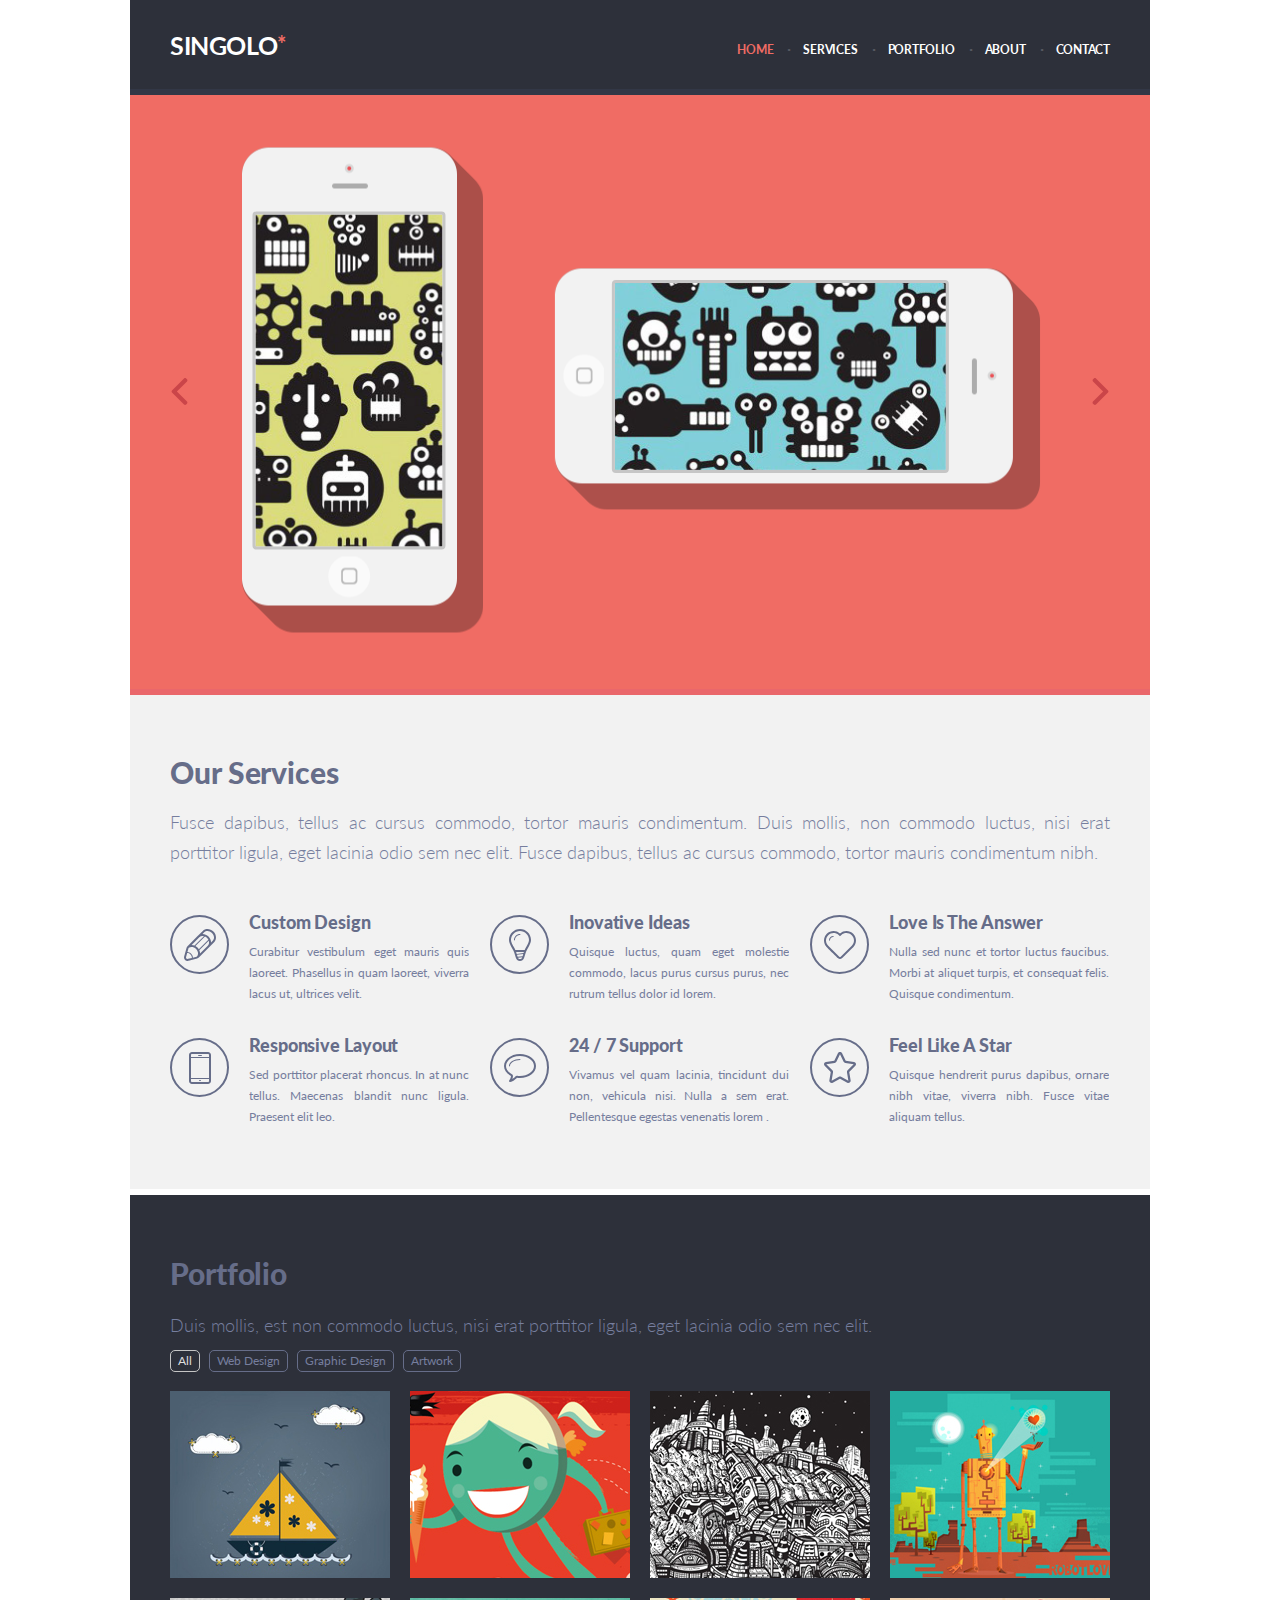
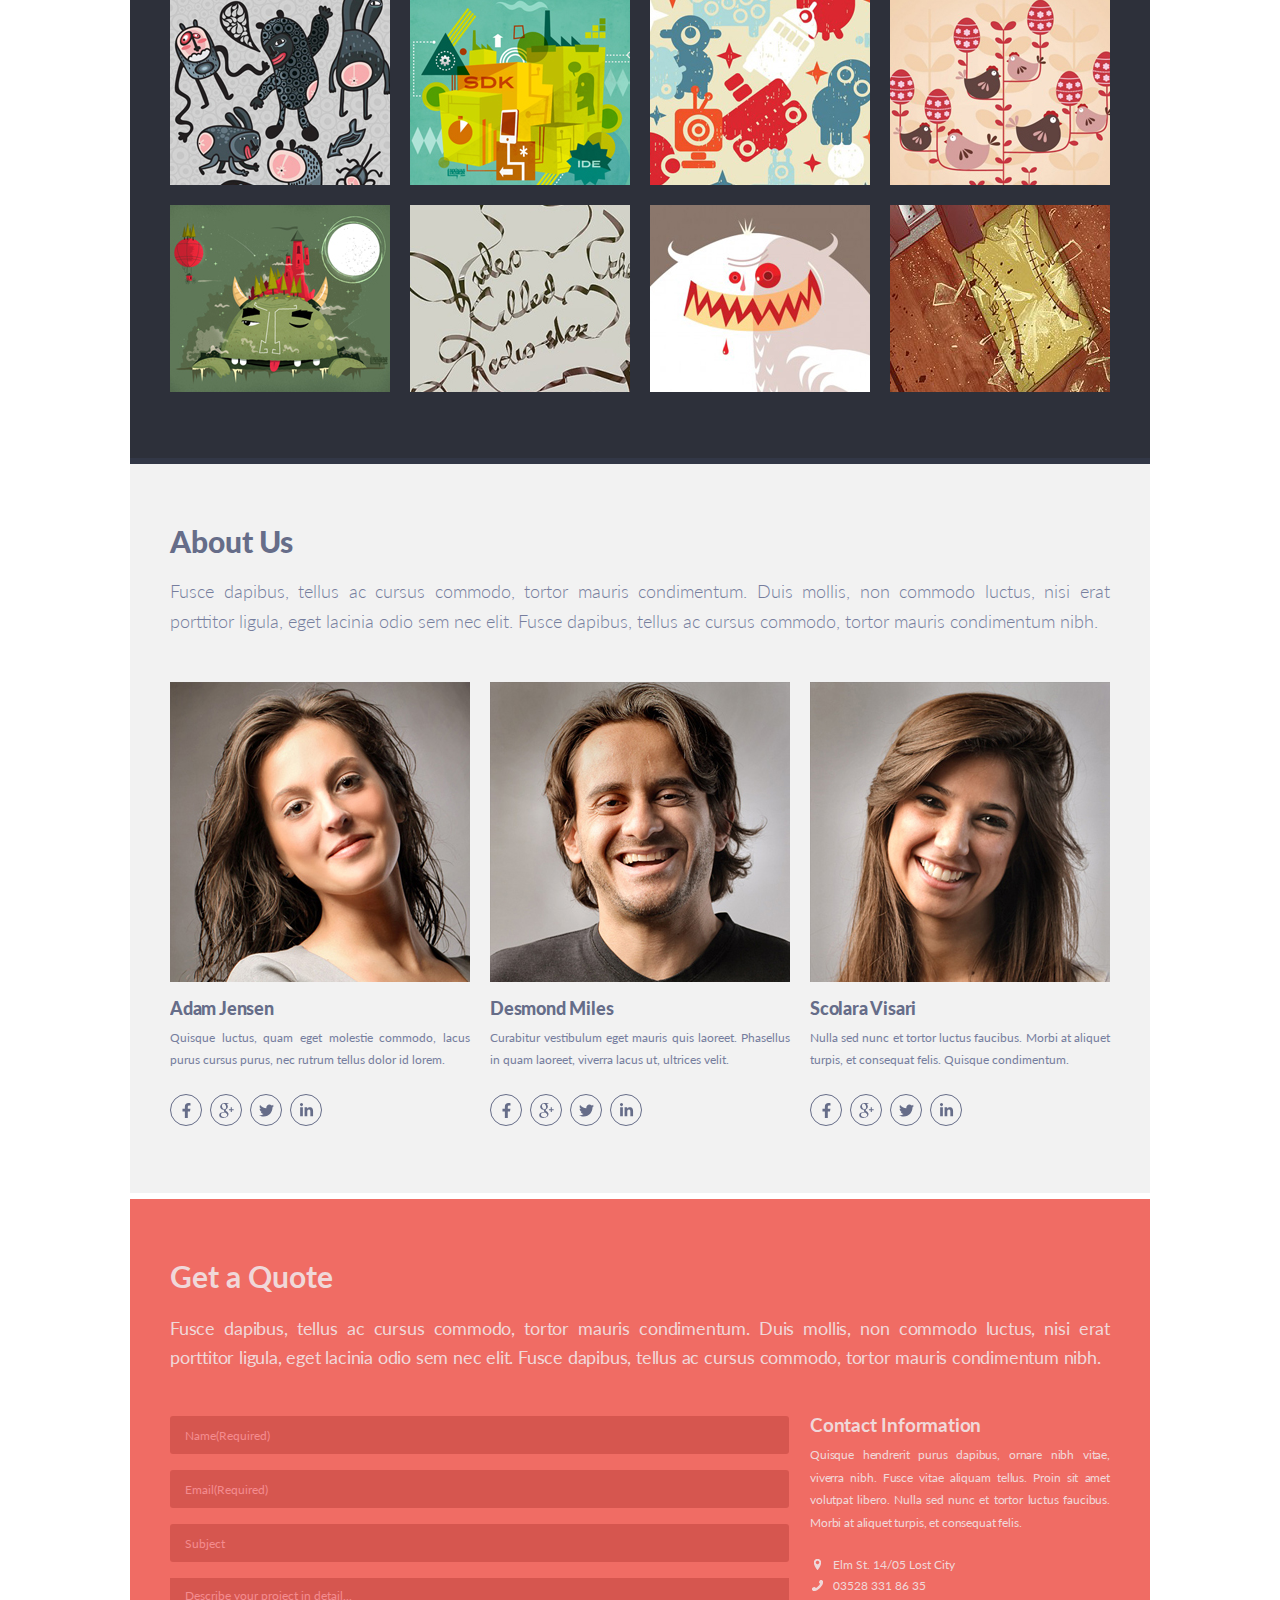
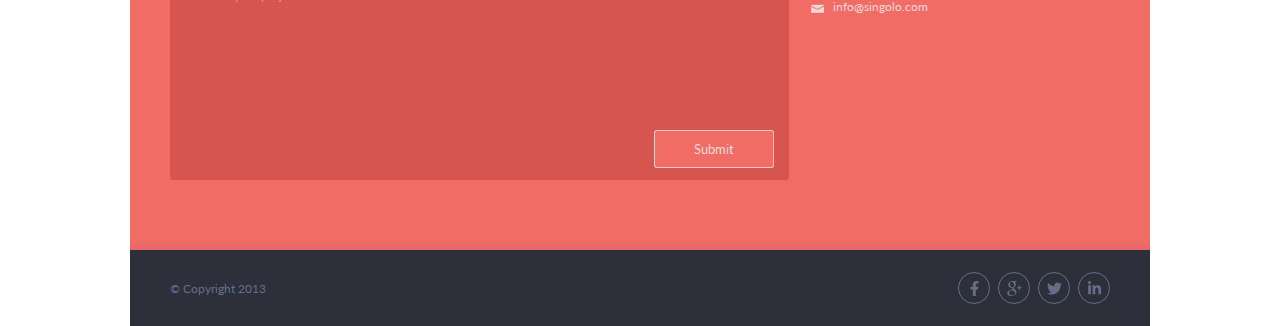
<file: index.html>
<!DOCTYPE html>
<html lang="en">
<head>
  <meta charset="UTF-8">
  <meta name="viewport" content="width=device-width, initial-scale=1.0">
  <title>Singolo</title>
  <link href="https://fonts.googleapis.com/css?family=Lato:300,400,700,900&display=swap" rel="stylesheet">
  <link rel="stylesheet" href="style.css">
  <link rel="shortcut icon" href="./assets/images/favicon.png" type="image/png">
</head>

<body  class="layout">

  <!-- Header section -->
  <header class="layout__header">
    <h1 class="layout__title">Singolo</h1>
    <div class="layout__container">
      <div class="header">
        <div class="header__logo-wrapper">
          <a href="#home" class="header__logo">SINGOLO<span>*</span></a>
        </div>
        <nav class="header__nav">
          <!-- Navagation block -->
          <ul class="navigation">
            <li class="navigation__item"><a href="#home" class="navigation__link navigation__link--active">Home</a></li>
            <li class="navigation__item"><a href="#services" class="navigation__link">Services</a></li>
            <li class="navigation__item"><a href="#portfolio" class="navigation__link">Portfolio</a></li>
            <li class="navigation__item"><a href="#about" class="navigation__link">About</a></li>
            <li class="navigation__item"><a href="#contact" class="navigation__link">Contact</a></li>
          </ul>
        </nav>
      </div>
    </div>
  </header>

  <!-- Main block -->
  <main class="layout__main">
    <div class="layout__container">

      <section id="scroll-point" class="scroll-point"><h3 class="scroll-point__title">Главная страница сайта</h3></section>

      <!-- Slider section -->
      <section id="home" class="slider">
        <h2 class="slider__title">Slider</h2>
        <button class="slider__button" value="left">
          <i class="slider__button-icon" style="width: 27px; height: 27px;"></i>
        </button>
        
        <div class="slider__images">
          <!-- Images for slider -->
          <div class="image">
            <div class="image__phone image__phone--vert image__phone--yellow">
              <div class="image__shadow"></div>
              <div class="image__phone-wrapper">
                <img src="./assets/images/phone.png" alt="phone">
                <div class="image__screen"></div>
              </div>
            </div>
            <div class="image__phone image__phone--horizont image__phone--blue">
              <div class="image__shadow image__shadow--horizont"></div>
              <div class="image__phone-wrapper">
                <img src="./assets/images/phone.png" alt="phone">
                <div class="image__screen"></div>
              </div>
            </div>
          </div>

          <div class="image image--hidden">
            <div class="image__phone image__phone--litle image__phone--vert image__phone--yellow">
              <div class="image__shadow"></div>
              <div class="image__phone-wrapper">
                <img src="./assets/images/phone.png" alt="phone">
                <div class="image__screen"></div>
              </div>
            </div>
            <div class="image__phone image__phone--big image__phone--vert image__phone--green">
              <div class="image__shadow"></div>
              <div class="image__phone-wrapper">
                <img src="./assets/images/phone.png" alt="phone">
                <div class="image__screen"></div>
              </div>
            </div>
            <div class="image__phone image__phone--litle image__phone--vert image__phone--yellow">
              <div class="image__shadow"></div>
              <div class="image__phone-wrapper">
                <img src="./assets/images/phone.png" alt="phone">
                <div class="image__screen"></div>
              </div>
            </div>
          </div>
        </div>

        <button class="slider__button" value="right">
          <i class="slider__button-icon slider__button-icon--right"></i>
        </button>
      </section>

      <!-- Services section -->
      <section id="services" class="services">
        <header class="services__header">
          <h2 class="services__title">Our Services</h2>
          <p class="services__description">Fusce dapibus, tellus ac cursus commodo, tortor mauris condimentum. Duis mollis, non commodo luctus, nisi erat porttitor ligula, eget lacinia odio sem nec elit. Fusce dapibus, tellus ac cursus commodo, tortor mauris condimentum nibh.</p>
        </header>
        <div class="services__column-layout">
          <div class="rich-icon">
            <i class="icon icon--pen"></i>
            <h3 class="rich-icon__title">Custom Design</h3>
            <p class="rich-icon__description">Curabitur vestibulum eget mauris quis laoreet. Phasellus in quam laoreet, viverra lacus ut, ultrices velit.</p>
          </div>

          <div class="rich-icon">
            <i class="icon icon--bulb"></i>
            <h3 class="rich-icon__title">Inovative Ideas</h3>
            <p class="rich-icon__description">Quisque luctus, quam eget molestie commodo, lacus purus cursus purus, nec rutrum tellus dolor id lorem.</p>
          </div>

          <div class="rich-icon">
            <i class="icon icon--heart"></i>
            <h3 class="rich-icon__title">Love Is The Answer</h3>
            <p class="rich-icon__description">Nulla sed nunc et tortor luctus faucibus. Morbi at aliquet turpis, et consequat felis. Quisque condimentum.</p>
          </div>

          <div class="rich-icon">
            <i class="icon icon--phone"></i>
            <h3 class="rich-icon__title">Responsive Layout</h3>
            <p class="rich-icon__description">Sed porttitor placerat rhoncus. In at nunc tellus. Maecenas blandit nunc ligula. Praesent elit leo.</p>
          </div>

          <div class="rich-icon">
            <i class="icon icon--bubble"></i>
            <h3 class="rich-icon__title">24 / 7 Support</h3>
            <p class="rich-icon__description">Vivamus vel quam lacinia, tincidunt dui non, vehicula nisi. Nulla a sem erat. Pellentesque egestas venenatis lorem .</p>
          </div>

          <div class="rich-icon">
            <i class="icon icon--star"></i>
            <h3 class="rich-icon__title">Feel Like A Star</h3>
            <p class="rich-icon__description">Quisque hendrerit purus dapibus, ornare nibh vitae, viverra nibh. Fusce vitae aliquam tellus.</p>
          </div>
        </div>
      </section>

      <!-- Portfolio section -->
      <section id="portfolio" class="portfolio">
        <header class="portfolio__header">
          <h2 class="portfolio__title">Portfolio</h2>
          <p class="portfolio__description">Duis mollis, est non commodo luctus, nisi erat porttitor ligula, eget lacinia odio sem nec elit.</p>
        </header>
        <div class="portfolio__tags-wrapper">
          <button class="portfolio__tag portfolio__tag--active" value="All">All</button>
          <button class="portfolio__tag" value="Web Design">Web Design</button>
          <button class="portfolio__tag" value="Graphic Design">Graphic Design</button>
          <button class="portfolio__tag" value="Artwork">Artwork</button>
        </div>
        <div class="portfolio__images-wrapper">
          <img class="portfolio__image" data-genre="Web Design" src="./assets/images/portfolio/portfolio__img1.jpg" alt="image1">
          <img class="portfolio__image" data-genre="Artwork" src="./assets/images/portfolio/portfolio__img2.jpg" alt="image2">
          <img class="portfolio__image" data-genre="Graphic Design" src="./assets/images/portfolio/portfolio__img3.jpg" alt="image3">
          <img class="portfolio__image" data-genre="Web Design" src="./assets/images/portfolio/portfolio__img4.jpg" alt="image4">
          <img class="portfolio__image" data-genre="Artwork" src="./assets/images/portfolio/portfolio__img5.jpg" alt="image5">
          <img class="portfolio__image" data-genre="Web Design" src="./assets/images/portfolio/portfolio__img6.jpg" alt="image6">
          <img class="portfolio__image" data-genre="Web Design" src="./assets/images/portfolio/portfolio__img7.jpg" alt="image7">
          <img class="portfolio__image" data-genre="Artwork" src="./assets/images/portfolio/portfolio__img8.jpg" alt="image8">
          <img class="portfolio__image" data-genre="Artwork" src="./assets/images/portfolio/portfolio__img9.jpg" alt="image9">
          <img class="portfolio__image" data-genre="Graphic Design" src="./assets/images/portfolio/portfolio__img10.jpg" alt="image10">
          <img class="portfolio__image" data-genre="Artwork" src="./assets/images/portfolio/portfolio__img11.jpg" alt="image11">
          <img class="portfolio__image" data-genre="Artwork" src="./assets/images/portfolio/portfolio__img12.jpg" alt="image12">
        </div>
      </section>

      <!-- About section -->
      <section id="about" class="about">
        <header class="about__header">
          <h2 class="about__title">About Us</h2>
          <p class="about__description">Fusce dapibus, tellus ac cursus commodo, tortor mauris condimentum. Duis mollis, non commodo luctus, nisi erat porttitor ligula, eget lacinia odio sem nec elit. Fusce dapibus, tellus ac cursus commodo, tortor mauris condimentum nibh.</p>
        </header>
        <div class="about__persons-wrapper">
              <div class="person"><img src="./assets/images/about/adam_jensen.jpg" alt="Adam Jensen">
                <h3 class="person__title">Adam Jensen</h3>
                <p class="person__description">Quisque luctus, quam eget molestie commodo, lacus purus cursus purus, nec rutrum tellus dolor id lorem.</p>
                <div class="person__social-wrapper">
                  <a href="https://facebook.com" rel="nofollow noopener" target="_blank" class="person__social-link person__social-link--facebook"></a>
                  <a href="https://google.com" rel="nofollow noopener" target="_blank" class="person__social-link person__social-link--google"></a>
                  <a href="https://twitter.com" rel="nofollow noopener" target="_blank" class="person__social-link person__social-link--twitter"></a>
                  <a href="https://linkedin.cn" rel="nofollow noopener" target="_blank" class="person__social-link person__social-link--linkedin"></a>
                </div>
              </div>
              <div class="person"><img src="./assets/images/about/desmond_miles.jpg" alt="Antoine Marie Jean-Baptiste Roger vicomte de Saint-Exupéry">
                <h3 class="person__title">Desmond Miles</h3>
                <p class="person__description">Curabitur vestibulum eget mauris quis laoreet. Phasellus in quam laoreet, viverra lacus ut, ultrices velit.</p>
                <div class="person__social-wrapper">
                  <a href="https://facebook.com" rel="nofollow noopener" target="_blank" class="person__social-link person__social-link--facebook"></a>
                  <a href="https://google.com" rel="nofollow noopener" target="_blank" class="person__social-link person__social-link--google"></a>
                  <a href="https://twitter.com" rel="nofollow noopener" target="_blank" class="person__social-link person__social-link--twitter"></a>
                  <a href="https://linkedin.cn" rel="nofollow noopener" target="_blank" class="person__social-link person__social-link--linkedin"></a>
                </div>
              </div>
              <div class="person"><img src="./assets/images/about/scolara_visari.jpg" alt="Scolara Visari">
                <h3 class="person__title">Scolara Visari</h3>
                <p class="person__description">Nulla sed nunc et tortor luctus faucibus. Morbi at aliquet turpis, et consequat felis. Quisque condimentum.</p>
                <div class="person__social-wrapper">
                  <a href="https://facebook.com" rel="nofollow noopener" target="_blank" class="person__social-link person__social-link--facebook"></a>
                  <a href="https://google.com" rel="nofollow noopener" target="_blank" class="person__social-link person__social-link--google"></a>
                  <a href="https://twitter.com" rel="nofollow noopener" target="_blank" class="person__social-link person__social-link--twitter"></a>
                  <a href="https://linkedin.cn" rel="nofollow noopener" target="_blank" class="person__social-link person__social-link--linkedin"></a>
                </div>
              </div>
        </div>
      </section>

      <!-- Get quote section -->
      <section id="contact" class="get-quote">
        <header class="get-quote__header">
          <h2 class="get-quote__title">Get a Quote</h2>
          <p class="get-quote__description">Fusce dapibus, tellus ac cursus commodo, tortor mauris condimentum. Duis mollis, non commodo luctus, nisi erat porttitor ligula, eget lacinia odio sem nec elit. Fusce dapibus, tellus ac cursus commodo, tortor mauris condimentum nibh.</p>
        </header>
        <div class="get-quote__content-wrapper">
          <form class="get-quote__form" method="POST">
            <div class="get-quote__input-wrapper">
              <input class="get-quote__input" type="text" required name="name" placeholder="Name(Required)">
            </div>
            <div class="get-quote__input-wrapper">
              <input class="get-quote__input" type="email" required name="email" placeholder="Email(Required)">
            </div>
            <div class="get-quote__input-wrapper">
              <input class="get-quote__input" type="text" name="subject" placeholder="Subject">
            </div>
            <div class="get-quote__message-wrapper">
              <textarea class="get-quote__message" name="message" cols="30" rows="10" placeholder="Describe your project in detail..."></textarea>
            </div>
            <button class="get-quote__submit" type="submit">Submit</button>
          </form>
          <div class="get-quote__information-wrapper">
            <h3 class="get-quote__title-information">Contact Information</h3>
            <p class="get-quote__describe-information">Quisque hendrerit purus dapibus, ornare nibh vitae, viverra nibh. Fusce vitae aliquam tellus. Proin sit amet volutpat libero. Nulla sed nunc et tortor luctus faucibus. Morbi at aliquet turpis, et consequat felis.</p>
            <div class="get-quote__contact">
              <div class="get-quote__contact-wrapper"><a class="get-quote__contact-line get-quote__contact-line--address" href="https://www.google.ru/maps/place/Lost+City+Dr,+Lost+City,+WV,+США/@38.9307786,-78.836105,17z/data=!3m1!4b1!4m5!3m4!1s0x89b5054a163c09f3:0x19d201dfc4e31434!8m2!3d38.9306183!4d-78.8335748">Elm St. 14/05 Lost City</a></div>
              <div class="get-quote__contact-wrapper"><a class="get-quote__contact-line get-quote__contact-line--phone" href="tel:+035283318635">03528 331 86 35</a></div>
              <div class="get-quote__contact-wrapper"><a class="get-quote__contact-line get-quote__contact-line--mail" href="mailto:info@singolo.com">info@singolo.com</a></div>
            </div>
          </div>
        </div>
      </section>
    </div>
  </main>

  <!-- Footer section -->
  <footer class="layout__footer">
    <div class="layout__container">
      <section class="footer">
        <h2 class="footer__copyright">© Copyright 2013</h2>
        <div class="footer__social-wrapper">
          <a href="https://facebook.com" rel="nofollow noopener" target="_blank" class="footer__social-link footer__social-link--facebook"></a>
          <a href="https://google.com" rel="nofollow noopener" target="_blank" class="footer__social-link footer__social-link--google"></a>
          <a href="https://twitter.com" rel="nofollow noopener" target="_blank" class="footer__social-link footer__social-link--twitter"></a>
          <a href="https://linkedin.cn" rel="nofollow noopener" target="_blank" class="footer__social-link footer__social-link--linkedin"></a>
        </div>
      </section>
    </div>
  </footer>

  <div class="modal">
    <div class="modal__screen">
      <header class="modal__header">
        <h3 class="modal__title">Письмо отправлено</h3>
        <p class="modal__subject">Тема</p>
      </header>
      <div class="modal__description"></div>
      <div class="modal__control-wrapper">
        <button type="button" class="modal__button-ok">Ok</button>
      </div>
    </div>
  </div>

  <script src="./script.js"></script>
</body>
</html>
</file>
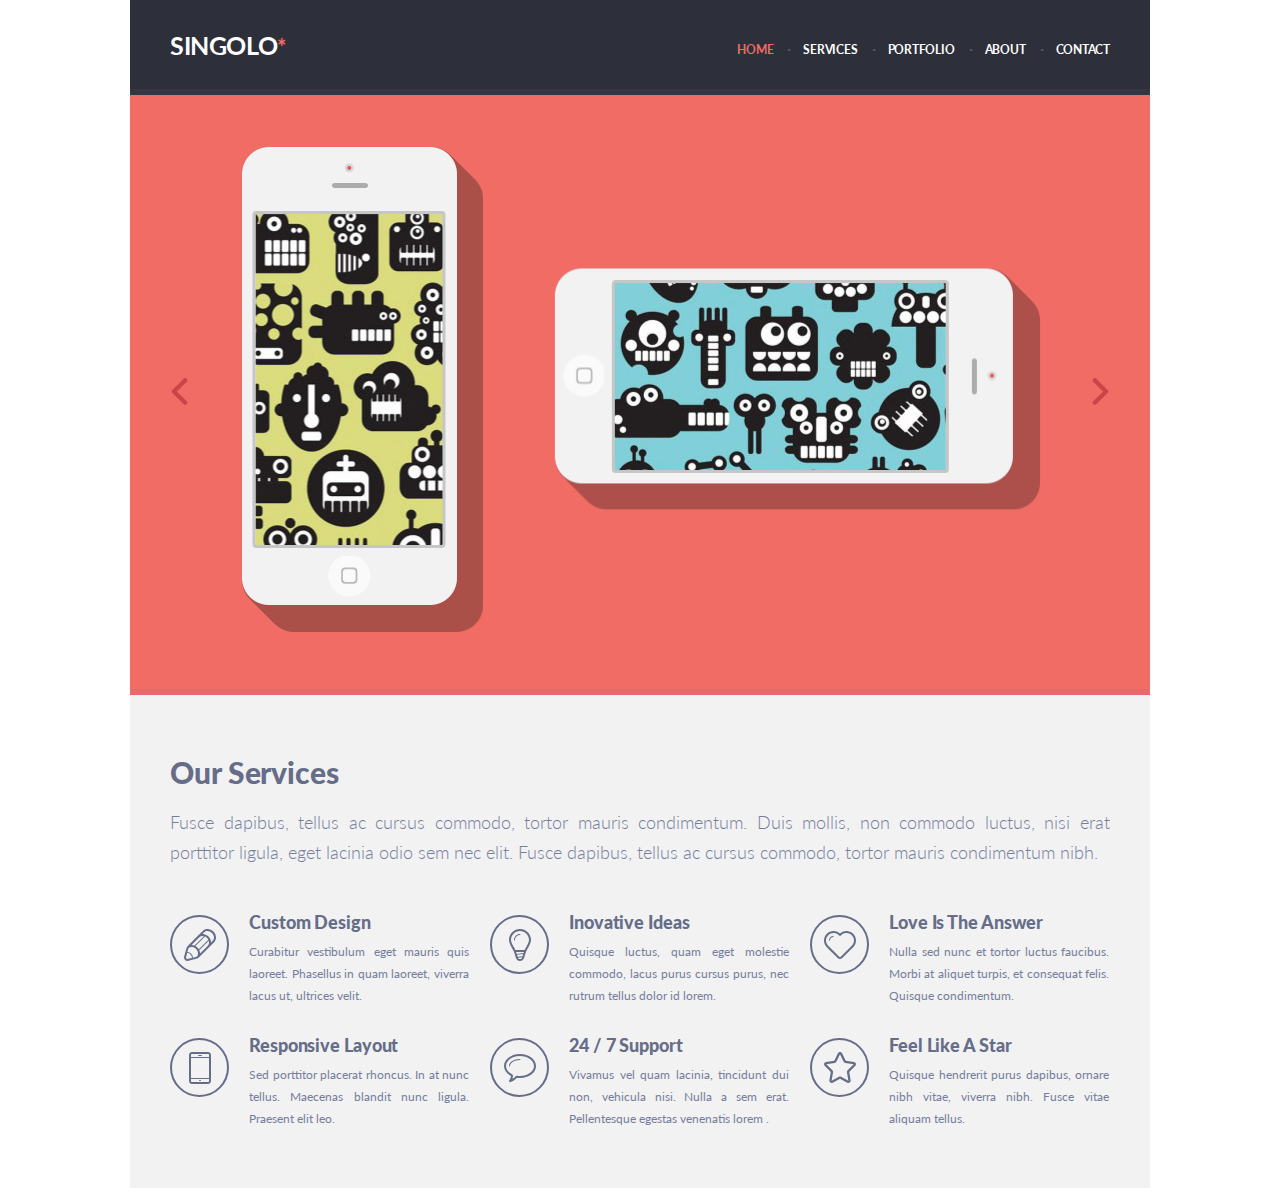
<file: singolo1.html>
<!DOCTYPE html>
<html lang="en">
<head>
  <meta charset="UTF-8">
  <meta name="viewport" content="width=device-width, initial-scale=1.0">
  <title>Singolo</title>
  <link href="https://fonts.googleapis.com/css?family=Lato:300,400,700,900&display=swap" rel="stylesheet">
  <link rel="stylesheet" href="singolo1.css">
</head>

<body  class="layout">

  <!-- Header section -->
  <header class="layout__header">
    <h1 class="layout__title">Singolo</h1>
    <div class="layout__container">
      <div class="header">
        <div class="header__logo-wrapper">
          <a href="#home" class="header__logo">SINGOLO<span>*</span></a>
        </div>
        <nav class="header__nav">
          <!-- Navagation block -->
          <ul class="navigation">
            <li class="navigation__item"><a href="#home" class="navigation__link navigation__link--active">Home</a></li>
            <li class="navigation__item"><a href="#services" class="navigation__link">Services</a></li>
            <li class="navigation__item"><a href="#portfolio" class="navigation__link">Portfolio</a></li>
            <li class="navigation__item"><a href="#about" class="navigation__link">About</a></li>
            <li class="navigation__item"><a href="#contact" class="navigation__link">Contact</a></li>
          </ul>
        </nav>
      </div>
    </div>
  </header>

  <!-- Main block -->
  <main id="home" class="layout__main">
    <div class="layout__container">

      <!-- Slider section -->
      <section class="slider">
        <h2 class="slider__title">Slider</h2>
        <button class="slider__button" value="left">
          <i class="slider__button-icon" style="width: 27px; height: 27px;"></i>
        </button>
        
        <div class="slider__images">
          <!-- Images for slider -->
          <div class="image">
            <div class="image__phone image__phone--vert image__phone--yellow">
              <div class="image__shadow"></div>
              <div class="image__phone-wrapper">
                <img src="./assets/images/phone.png" alt="phone">
                <div class="image__screen"></div>
              </div>
            </div>
            <div class="image__phone image__phone--horizont image__phone--blue">
              <div class="image__shadow image__shadow--horizont"></div>
              <div class="image__phone-wrapper">
                <img src="./assets/images/phone.png" alt="phone">
                <div class="image__screen"></div>
              </div>
            </div>
          </div>
        </div>

        <button class="slider__button" value="right">
          <i class="slider__button-icon slider__button-icon--right"></i>
        </button>
      </section>

      <!-- Services section -->
      <section id="services" class="services">
        <header class="services__header">
          <h2 class="services__title">Our Services</h2>
          <p class="services__description">Fusce dapibus, tellus ac cursus commodo, tortor mauris condimentum. Duis mollis, non commodo luctus, nisi erat porttitor ligula, eget lacinia odio sem nec elit. Fusce dapibus, tellus ac cursus commodo, tortor mauris condimentum nibh.</p>
        </header>
        <div class="services__column-layout">
          <div class="rich-icon">
            <i class="icon icon--pen"></i>
            <h3 class="rich-icon__title">Custom Design</h3>
            <p class="rich-icon__description">Curabitur vestibulum eget mauris quis laoreet. Phasellus in quam laoreet, viverra lacus ut, ultrices velit.</p>
          </div>

          <div class="rich-icon">
            <i class="icon icon--bulb"></i>
            <h3 class="rich-icon__title">Inovative Ideas</h3>
            <p class="rich-icon__description">Quisque luctus, quam eget molestie commodo, lacus purus cursus purus, nec rutrum tellus dolor id lorem.</p>
          </div>

          <div class="rich-icon">
            <i class="icon icon--heart"></i>
            <h3 class="rich-icon__title">Love Is The Answer</h3>
            <p class="rich-icon__description">Nulla sed nunc et tortor luctus faucibus. Morbi at aliquet turpis, et consequat felis. Quisque condimentum.</p>
          </div>

          <div class="rich-icon">
            <i class="icon icon--phone"></i>
            <h3 class="rich-icon__title">Responsive Layout</h3>
            <p class="rich-icon__description">Sed porttitor placerat rhoncus. In at nunc tellus. Maecenas blandit nunc ligula. Praesent elit leo.</p>
          </div>

          <div class="rich-icon">
            <i class="icon icon--bubble"></i>
            <h3 class="rich-icon__title">24 / 7 Support</h3>
            <p class="rich-icon__description">Vivamus vel quam lacinia, tincidunt dui non, vehicula nisi. Nulla a sem erat. Pellentesque egestas venenatis lorem .</p>
          </div>

          <div class="rich-icon">
            <i class="icon icon--star"></i>
            <h3 class="rich-icon__title">Feel Like A Star</h3>
            <p class="rich-icon__description">Quisque hendrerit purus dapibus, ornare nibh vitae, viverra nibh. Fusce vitae aliquam tellus.</p>
          </div>
        </div>
      </section>
    </div>
  </main>

  <!-- Footer section -->
  <footer class="layout__footer">
    <div class="layout__container">
    </div>
  </footer>

  <script src="./assets/singolo1.js"></script>
</body>
</html>
</file>
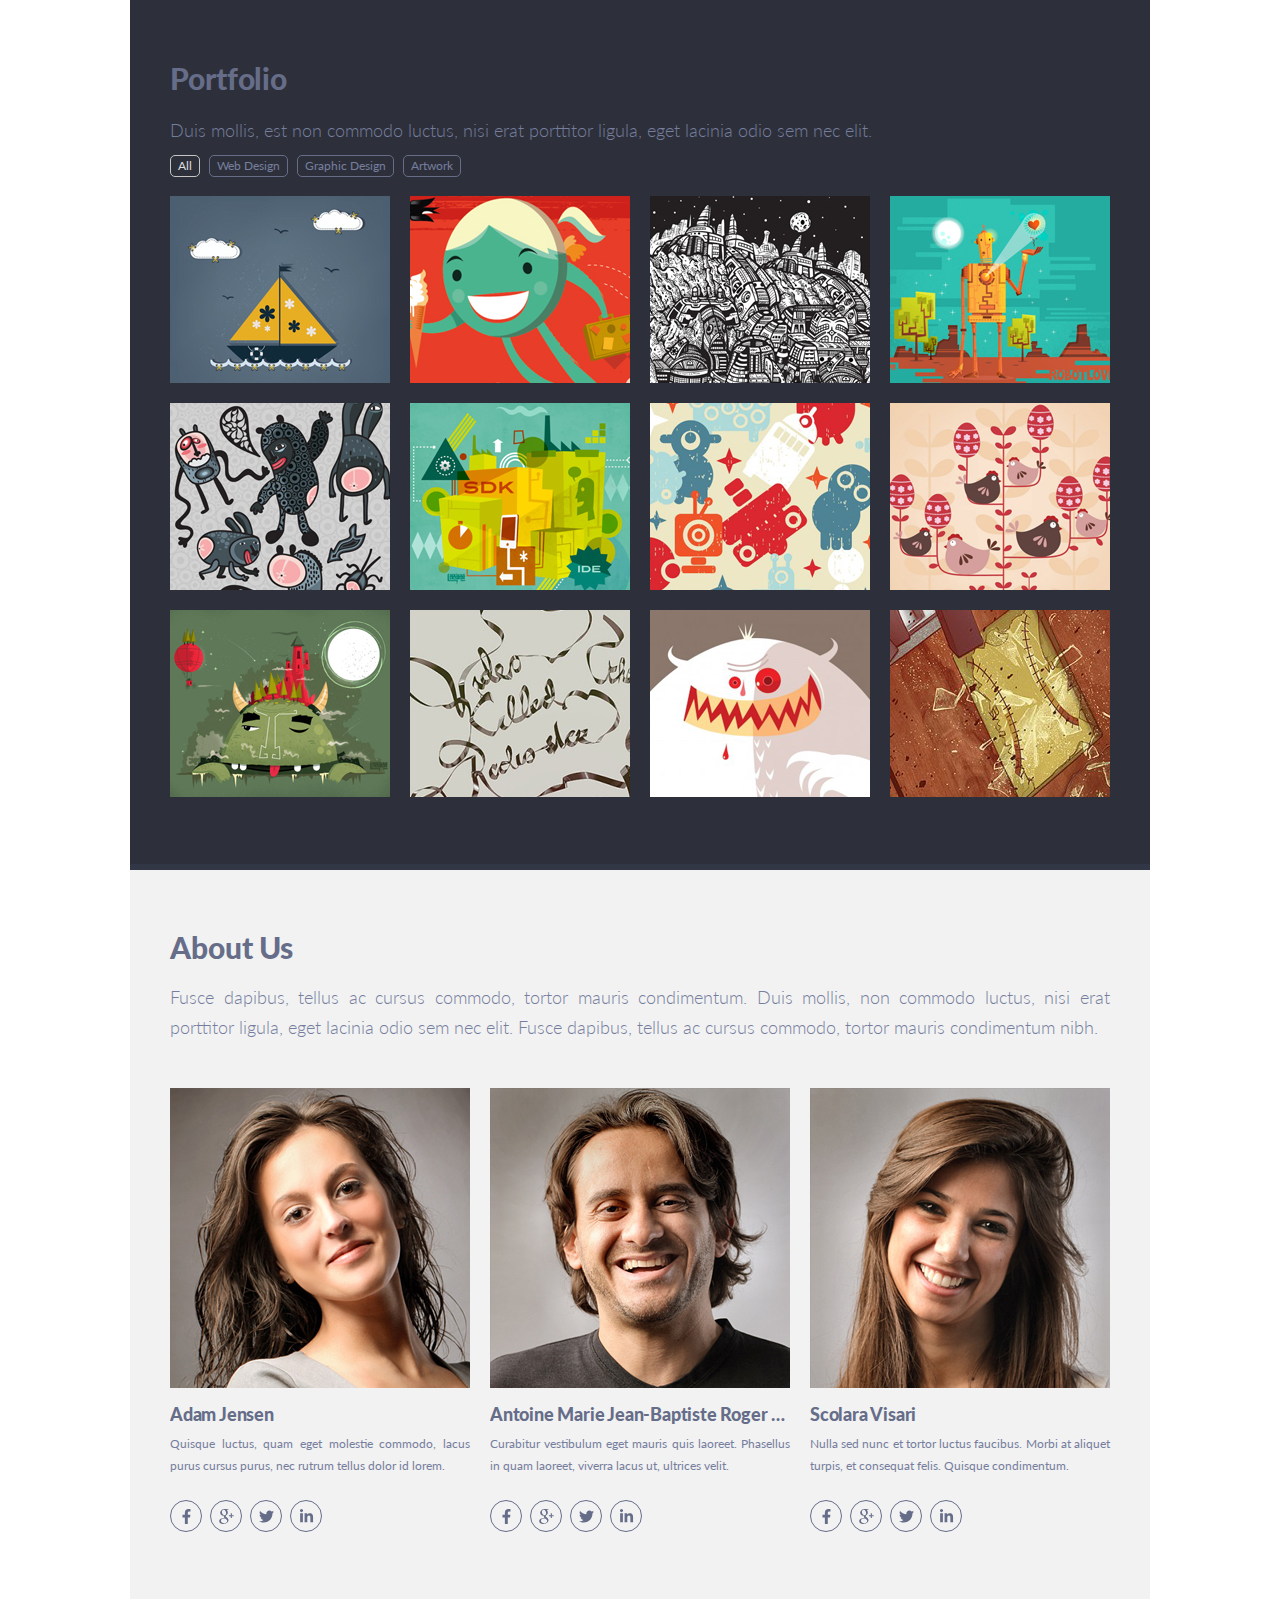
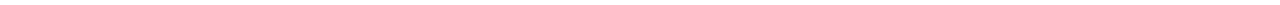
<file: singolo2.html>
<!DOCTYPE html>
<html lang="ru">
  <head>
    <meta charset="UTF-8">
    <meta name="viewport" content="width=device-width, initial-scale=1.0">
    <title>Singolo2</title>
    <link rel="stylesheet" href="https://fonts.googleapis.com/css?family=Lato:300,400,700,900&amp;display=swap">
    <link rel="stylesheet" href="./singolo2.css">
  </head>
  <body>
    <main class="layout__main">
      <div class="layout__container">
            <section class="portfolio">
              <header class="portfolio__header">
                <h2 class="portfolio__title">Portfolio</h2>
                <p class="portfolio__description">Duis mollis, est non commodo luctus, nisi erat porttitor ligula, eget lacinia odio sem nec elit.</p>
              </header>
              <div class="portfolio__tags-wrapper">
                <button class="portfolio__tag portfolio__tag--active" value="All">All</button>
                <button class="portfolio__tag" value="Web Design">Web Design</button>
                <button class="portfolio__tag" value="Graphic Design">Graphic Design</button>
                <button class="portfolio__tag" value="Artwork">Artwork</button>
              </div>
              <div class="portfolio__images-wrapper"><img src="./assets/images/portfolio/portfolio__img1.jpg" alt="image1"><img src="./assets/images/portfolio/portfolio__img2.jpg" alt="image2"><img src="./assets/images/portfolio/portfolio__img3.jpg" alt="image3"><img src="./assets/images/portfolio/portfolio__img4.jpg" alt="image4"><img src="./assets/images/portfolio/portfolio__img5.jpg" alt="image5"><img src="./assets/images/portfolio/portfolio__img6.jpg" alt="image6"><img src="./assets/images/portfolio/portfolio__img7.jpg" alt="image7"><img src="./assets/images/portfolio/portfolio__img8.jpg" alt="image8"><img src="./assets/images/portfolio/portfolio__img9.jpg" alt="image9"><img src="./assets/images/portfolio/portfolio__img10.jpg" alt="image10"><img src="./assets/images/portfolio/portfolio__img11.jpg" alt="image11"><img src="./assets/images/portfolio/portfolio__img12.jpg" alt="image12">
              </div>
            </section>
            <section class="about">
              <header class="about__header">
                <h2 class="about__title">About Us</h2>
                <p class="about__description">Fusce dapibus, tellus ac cursus commodo, tortor mauris condimentum. Duis mollis, non commodo luctus, nisi erat porttitor ligula, eget lacinia odio sem nec elit. Fusce dapibus, tellus ac cursus commodo, tortor mauris condimentum nibh.</p>
              </header>
              <div class="about__persons-wrapper">
                    <div class="person"><img src="./assets/images/about/adam_jensen.jpg" alt="Adam Jensen">
                      <h3 class="person__title">Adam Jensen</h3>
                      <p class="person__description">Quisque luctus, quam eget molestie commodo, lacus purus cursus purus, nec rutrum tellus dolor id lorem.</p>
                      <div class="person__social-wrapper"><a class="person__social-link person__social-link--facebook" href="www.facebook.com"></a><a class="person__social-link person__social-link--google" href="www.google.com"></a><a class="person__social-link person__social-link--twitter" href="www.twitter.com"></a><a class="person__social-link person__social-link--linkedin" href="www.linkedin.com"></a></div>
                    </div>
                    <div class="person"><img src="./assets/images/about/desmond_miles.jpg" alt="Antoine Marie Jean-Baptiste Roger vicomte de Saint-Exupéry">
                      <h3 class="person__title">Antoine Marie Jean-Baptiste Roger vicomte de Saint-Exupéry</h3>
                      <p class="person__description">Curabitur vestibulum eget mauris quis laoreet. Phasellus in quam laoreet, viverra lacus ut, ultrices velit.</p>
                      <div class="person__social-wrapper"><a class="person__social-link person__social-link--facebook" href="www.facebook.com"></a><a class="person__social-link person__social-link--google" href="www.google.com"></a><a class="person__social-link person__social-link--twitter" href="www.twitter.com"></a><a class="person__social-link person__social-link--linkedin" href="www.linkedin.com"></a></div>
                    </div>
                    <div class="person"><img src="./assets/images/about/scolara_visari.jpg" alt="Scolara Visari">
                      <h3 class="person__title">Scolara Visari</h3>
                      <p class="person__description">Nulla sed nunc et tortor luctus faucibus. Morbi at aliquet turpis, et consequat felis. Quisque condimentum.</p>
                      <div class="person__social-wrapper"><a class="person__social-link person__social-link--facebook" href="www.facebook.com"></a><a class="person__social-link person__social-link--google" href="www.google.com"></a><a class="person__social-link person__social-link--twitter" href="www.twitter.com"></a><a class="person__social-link person__social-link--linkedin" href="www.linkedin.com"></a></div>
                    </div>
              </div>
            </section>
      </div>
    </main>
    <script src="./assets/singolo2.js"></script>
  </body>
</html>
</file>
<file: style.css>
@charset "UTF-8";
* {
  font-family: "Lato", "Arial", sans-serif;
}

html {
  font-size: 16px;
}

body {
  --color__active: #f06c64;
  margin: 0;
  width: 100%;
}

.layout {
  --size__header-height: 95px;
  width: 100%;
}
.layout__header {
  --color__header-active: #f06c64;
  --color__header-background: #2d303a;
  --color__header-border: #323746;
  --color__header-type: white;
  display: flex;
  position: fixed;
  top: 0;
  justify-content: center;
  z-index: 1000;
  width: 100%;
  z-index: 10000;
}
.layout__title {
  position: absolute;
  border: 0;
  padding: 0;
  width: 1px;
  height: 1px;
  overflow: hidden;
  clip: rect(1px, 1px, 1px, 1px);
  clip-path: inset(0px 0px 99.9% 99.9%);
}
.layout__main {
  display: flex;
  justify-content: center;
  width: 100%;
}
.layout__footer {
  display: flex;
  justify-content: center;
  width: 100%;
}
.layout__container {
  flex-basis: 1020px;
  max-width: 1020px;
}

.header {
  box-sizing: border-box;
  display: flex;
  align-items: center;
  justify-content: space-between;
  border-bottom: 6px solid var(--color__header-border);
  background-color: var(--color__header-background);
  padding-right: 40px;
  padding-left: 40px;
  width: 100%;
  height: var(--size__header-height);
  color: var(--color__header-type);
}
.header__logo {
  text-decoration: none;
  letter-spacing: -0.4px;
  color: var(--color__header-type);
  font-size: 25px;
  font-weight: bold;
}
.header__logo span {
  display: inline-block;
  transform: translateY(-3px);
  color: var(--color__header-active);
  font-size: 22px;
}
.header__logo:active {
  color: var(--color__header-type);
}

.navigation {
  display: flex;
  justify-content: space-between;
  padding-top: 5px;
}
.navigation__item {
  position: relative;
  padding-left: 30px;
  list-style-type: none;
}
.navigation__item:before {
  position: absolute;
  top: 0px;
  left: 14px;
  opacity: 0.2;
  content: "·";
}
.navigation__item:first-of-type::before {
  content: "";
}
.navigation__link {
  transition: color 0.7s ease;
  transition-delay: 0.3s;
  text-transform: uppercase;
  text-decoration: none;
  letter-spacing: -0.22px;
  color: var(--color__header-type);
  font-size: 12px;
  font-weight: bold;
}
.navigation__link--active, .navigation__link:active, .navigation__link:hover {
  color: var(--color__header-active);
}

.scroll-point {
  height: var(--size__header-height);
  width: 100%;
}
.scroll-point__title {
  position: absolute;
  border: 0;
  padding: 0;
  width: 1px;
  height: 1px;
  overflow: hidden;
  clip: rect(1px, 1px, 1px, 1px);
  clip-path: inset(0px 0px 99.9% 99.9%);
}

.slider {
  --color__slider-background: #f06c64;
  --color__slider-border: #ea676b;
  box-sizing: border-box;
  display: flex;
  align-items: center;
  justify-content: space-between;
  border-bottom: 6px solid var(--color__slider-border);
  background-color: var(--color__slider-background);
  padding: 52px 36px 51px 36px;
  width: 100%;
  height: 600px;
}
.slider__title {
  position: absolute;
  border: 0;
  padding: 0;
  width: 1px;
  height: 1px;
  overflow: hidden;
  clip: rect(1px, 1px, 1px, 1px);
  clip-path: inset(0px 0px 99.9% 99.9%);
}
.slider__button {
  outline: none;
  border: none;
  background: none;
  cursor: pointer;
  padding: 0;
}
.slider__button:active .slider__button-icon {
  background-image: url(./assets/images/icons/icon-arrow--pressed.svg);
}
.slider__button:hover .slider__button-icon {
  opacity: 0.7;
}
.slider__button-icon {
  display: inline-block;
  margin: 0 auto;
  background-image: url(./assets/images/icons/icon-arrow.svg);
  width: 27px;
  height: 27px;
}
.slider__button-icon--right {
  transform: rotate(180deg);
}
.slider__images {
  width: 84%;
}
.slider--blue {
  --color__slider-background: #648BF0;
  --color__slider-border: #5e85F6;
}
.slider--blue .image {
  width: 64%;
}
.slider--blue .image__screen {
  background-size: cover;
}

.image {
  --color__image-border: #c6c6c6;
  margin: 0 auto;
  display: flex;
  align-items: center;
  justify-content: space-between;
  padding-bottom: 28px;
  width: 100%;
  position: relative;
}
.image img {
  margin: 0 auto;
  padding: 0;
  height: 100%;
}
.image__phone {
  position: absolute;
  padding-bottom: 2px;
}
.image__phone--vert {
  left: 0;
  top: 3%;
  transform: translateY(-50%);
}
.image__phone--big {
  left: 50%;
  top: 3%;
  transform: translate(-50%, -50%);
  z-index: 1000;
}
.image__phone--big img {
  height: 486px;
}
.image__phone--litle {
  opacity: 0.5;
  left: 1%;
}
.image__phone--litle:last-of-type {
  left: 72%;
}
.image__phone--litle img {
  height: 298px;
}
.image__phone--green .image__screen {
  background-image: url("./assets/images/phone__screen_green.jpg");
}
.image__phone--blue .image__screen {
  background-image: url("./assets/images/phone__screen_blue.jpg");
}
.image__phone--horizont {
  left: 581px;
  transform: rotate(90deg) translate(-1.2%, 32.2%);
}
.image__phone--off .image__screen {
  background-image: none;
  background-color: #2D303A;
}
.image__shadow {
  position: absolute;
  top: 0;
  left: 0;
  opacity: 0.3;
  background-image: url(./assets/images/phone-shadow.png);
  background-repeat: no-repeat;
  background-size: contain;
  width: 112%;
  height: 112%;
}
.image__phone-wrapper {
  user-select: none;
  position: relative;
}
.image__screen {
  position: absolute;
  top: 50%;
  left: 50%;
  transform: translate(calc(-50%), calc(-50% + 2px));
  transition: background-image 0.5s ease;
  border: 3px solid var(--color__image-border);
  border-radius: 4px;
  background-image: url("./assets/images/phone__screen_yellow.jpg");
  background-repeat: no-repeat;
  width: 87%;
  height: 72%;
  background-size: cover;
  cursor: pointer;
}
.image__shadow--horizont {
  transform: scale(1, -1) translate(0, 11.7%);
}
.image--hidden {
  position: absolute;
  border: 0;
  padding: 0;
  width: 1px;
  height: 1px;
  overflow: hidden;
  clip: rect(1px, 1px, 1px, 1px);
  clip-path: inset(0px 0px 99.9% 99.9%);
}

.services {
  --color__services-primary: #666d89;
  --color__services-secondary: #767e9e;
  --color__services-border: white;
  box-sizing: border-box;
  border-bottom: 6px solid var(--color__services-border);
  background-color: #f2f2f2;
  padding: 59px 40px 65px 40px;
}

.services__header {
  margin-bottom: 48px;
}

.services__title {
  margin: 0;
  margin-bottom: 30px;
  height: 23px;
  text-align: justify;
  letter-spacing: -0.1px;
  color: var(--color__services-primary);
  font-size: 30px;
  font-stretch: normal;
  font-weight: 900;
  font-style: normal;
}

.services__description {
  text-align: justify;
  line-height: 1.67;
  letter-spacing: normal;
  color: var(--color__services-secondary);
  font-size: 18px;
  font-stretch: normal;
  font-weight: 300;
  font-style: normal;
}

.services__column-layout {
  display: grid;
  grid-template-columns: repeat(auto-fill, minmax(295px, 1fr));
  grid-row-gap: 37px;
  grid-column-gap: 20px;
}

.rich-icon {
  box-sizing: border-box;
  position: relative;
  padding-left: 79px;
  width: 299px;
}

.rich-icon:hover .rich-icon__title {
  color: var(--color__active);
}

.rich-icon__title {
  transition: color 1s ease;
  margin: 0;
  padding-bottom: 9px;
  height: 17px;
  overflow: hidden;
  text-align: justify;
  text-overflow: ellipsis;
  line-height: 0.8;
  letter-spacing: -0.1px;
  white-space: nowrap;
  color: var(--color__services-primary);
  font-size: 18px;
  font-stretch: normal;
  font-weight: 900;
  font-style: normal;
}

.rich-icon__description {
  margin: 0;
  height: 60px;
  overflow: hidden;
  text-align: justify;
  text-overflow: ellipsis;
  line-height: 21px;
  letter-spacing: normal;
  color: var(--color__services-secondary);
  font-size: 12px;
  font-stretch: normal;
  font-weight: normal;
  font-style: normal;
}

.icon {
  box-sizing: border-box;
  position: absolute;
  top: 0;
  left: 0;
  border: solid 2px var(--color__services-primary);
  border-radius: 50%;
  background-position: center;
  background-repeat: no-repeat;
  width: 59px;
  height: 59px;
}

.icon--pen {
  background-image: url(./assets/images/icons/icon-pen.svg);
  background-size: 32px 32px;
}

.icon--bulb {
  background-image: url(./assets/images/icons/icon-bulb.svg);
  background-size: 22px 32px;
}

.icon--heart {
  background-image: url(./assets/images/icons/icon-heart.svg);
  background-size: 32px 28px;
}

.icon--phone {
  background-image: url(./assets/images/icons/icon-phone-screen.svg);
  background-size: 22px 32px;
}

.icon--bubble {
  background-image: url(./assets/images/icons/icon-bubble.svg);
  background-size: 32px 28px;
}

.icon--star {
  background-image: url(./assets/images/icons/icon-star.svg);
  background-size: 32px 31px;
}

.portfolio {
  --color__portfolio-active: #dedede;
  --color__portfolio-active-border: #c5c5c5;
  --color__portfolio-background: #2d303a;
  --color__portfolio-border: #323746;
  --color__portfolio-primary: #666d89;
  --color__portfolio-secondary: #767e9e;
  --size__portfolio-description: 1.125rem;
  --size__portfolio-tag: 0.75rem;
  --size__portfolio-title: 1.875rem;
  box-sizing: border-box;
  border-bottom: 6px solid var(--color__portfolio-border);
  background-color: var(--color__portfolio-background);
  padding: 60px 40px 66px 40px;
  width: 100%;
}
.portfolio__title {
  margin: 0;
  margin-bottom: 32px;
  height: 23px;
  text-align: justify;
  letter-spacing: -0.1px;
  color: var(--color__portfolio-primary);
  font-size: var(--size__portfolio-title);
  font-stretch: normal;
  font-weight: 900;
  font-style: normal;
}
.portfolio__description {
  margin: 0;
  padding-bottom: 9px;
  text-align: justify;
  line-height: 1.67;
  letter-spacing: normal;
  color: var(--color__portfolio-secondary);
  font-size: 18px;
  font-stretch: normal;
  font-weight: 300;
  font-style: normal;
}
.portfolio__tag {
  transition: all 0.7s ease;
  margin-right: 5px;
  outline: none;
  border: 1px solid var(--color__portfolio-primary);
  border-radius: 5px;
  box-shadow: none;
  background: none;
  cursor: pointer;
  padding: 2px 7px 3px;
  color: var(--color__portfolio-secondary);
  font-size: var(--size__portfolio-tag);
}
.portfolio__tag:last-of-type {
  margin: 0;
}
.portfolio__tag:hover {
  opacity: 0.75;
}
.portfolio__tag--active {
  border-color: var(--color__portfolio-active-border);
  color: var(--color__portfolio-active);
}
.portfolio__images-wrapper {
  display: grid;
  grid-template-columns: repeat(auto-fill, minmax(220px, 1fr));
  grid-gap: 20px;
  padding-top: 19px;
  max-height: 620px;
  overflow: hidden;
}
.portfolio__image {
  cursor: pointer;
  width: 220px;
  height: 187px;
  display: inline-block;
}
.portfolio__image--active {
  border: 5px solid #f06c64;
  width: 210px;
  height: 177px;
}

.about {
  --color__about-background: #f2f2f2;
  --color__about-border: #fff;
  --color__about-primary: #666d89;
  --color__about-secondary: #767e9e;
  --size__about-description: 1.125rem;
  --size__about-tag: 0.75rem;
  --size__about-title: 1.875rem;
  box-sizing: border-box;
  border-bottom: 6px solid var(--color__about-border);
  background-color: var(--color__about-background);
  padding: 59px 40px 67px;
  width: 100%;
}

.about__header {
  padding-bottom: 35px;
}

.about__title {
  margin: 0;
  margin-bottom: 30px;
  height: 23px;
  letter-spacing: -0.1px;
  color: var(--color__about-primary);
  font-size: var(--size__about-title);
  font-stretch: normal;
  font-weight: 900;
  font-style: normal;
}

.about__description {
  margin: 0;
  padding-bottom: 11px;
  text-align: justify;
  line-height: 1.67;
  letter-spacing: normal;
  color: var(--color__about-secondary);
  font-size: 18px;
  font-stretch: normal;
  font-weight: 300;
  font-style: normal;
}

.about__persons-wrapper {
  display: flex;
  align-items: flex-start;
  justify-content: space-between;
  margin: 0 auto;
  width: 100%;
}

.person {
  --color__person-active: #dedede;
  --color__person-active-border: #c5c5c5;
  --color__person-background: #2d303a;
  --color__person-border: #323746;
  --color__person-primary: #666d89;
  --color__person-secondary: #767e9e;
  --size__person-description: 12px;
  --size__person-title: 18px;
  max-width: 300px;
}

.person__title {
  margin: 12px 0 8px;
  overflow: hidden;
  text-overflow: ellipsis;
  letter-spacing: -0.2px;
  white-space: nowrap;
  color: var(--color__person-primary);
  font-size: var(--size__person-title);
  font-stretch: normal;
  font-weight: 900;
  font-style: normal;
}

.person__description {
  margin: 0;
  padding-bottom: 11px;
  text-align: justify;
  line-height: 1.797;
  letter-spacing: normal;
  color: var(--color__person-secondary);
  font-size: var(--size__person-description);
  font-stretch: normal;
  font-style: normal;
}

.person__social-wrapper {
  display: flex;
  justify-content: flex-start;
  padding-top: 13px;
}

.person__social-link {
  box-sizing: border-box;
  margin-right: 8px;
  outline: none;
  border: 1px solid var(--color__person-primary);
  border-radius: 50%;
  background-position: center;
  background-repeat: no-repeat;
  background-size: 15px 15px;
  width: 32px;
  height: 32px;
}

.person__social-link:hover {
  opacity: 0.75;
}

.person__social-link:active {
  opacity: 0.25;
}

.person__social-link--facebook {
  background-image: url(./assets/images/icons/icon-facebook.svg);
}

.person__social-link--google {
  background-image: url(./assets/images/icons/icon-google-plus.svg);
}

.person__social-link--twitter {
  background-image: url(./assets/images/icons/icon-twitter.svg);
}

.person__social-link--linkedin {
  background-image: url(./assets/images/icons/icon-linkedin.svg);
}

.get-quote {
  --color__get-qoute-background: #f06c64;
  --color__get-qoute-border: #ea676b;
  --color__get-qoute-form-background: #d6564f;
  --color__get-qoute-placeholder: #f48c8f;
  --color__get-qoute-title-color: #f0d8d9;
  --color__get-qoute-button: #f0d8d9df;
  --color__get-qoute-button--hover: #f0d8d950;
  box-sizing: border-box;
  border-bottom: 6px solid var(--color__get-qoute-border);
  background-color: var(--color__get-qoute-background);
  padding: 50px 40px 64px;
  width: 100%;
}

.get-quote__title {
  margin: 0;
  line-height: 54px;
  color: var(--color__get-qoute-title-color);
  font-size: 30px;
}

.get-quote__description {
  margin: 0;
  padding-top: 11px;
  text-align: justify;
  line-height: 29px;
  letter-spacing: -0.2px;
  color: var(--color__get-qoute-title-color);
  font-size: 18px;
}

.get-quote__content-wrapper {
  display: flex;
  justify-content: space-between;
  padding-top: 44px;
}

.get-quote__form {
  position: relative;
}

.get-quote__input-wrapper {
  padding-bottom: 16px;
}

.get-quote__input {
  box-sizing: border-box;
  outline: none;
  border: none;
  border-radius: 3px;
  background-color: var(--color__get-qoute-form-background);
  padding-left: 15px;
  width: 619px;
  height: 38px;
  color: var(--color__get-qoute-title-color);
  font-size: 12px;
}

.get-quote__input::placeholder {
  color: var(--color__get-qoute-placeholder);
}

.get-quote__message-wrapper {
  height: 202px;
  background-color: var(--color__get-qoute-form-background);
  border-radius: 3px;
}

.get-quote__message {
  box-sizing: border-box;
  outline: none;
  border: none;
  background-color: var(--color__get-qoute-form-background);
  padding-top: 10px;
  padding-left: 15px;
  width: 619px;
  height: 137px;
  resize: none;
  color: var(--color__get-qoute-title-color);
  font-size: 12px;
  -webkit-overflow-scrolling: touch;
  -moz-overflow-scrolling: touch;
  -ms-overflow-scrolling: touch;
  -o-overflow-scrolling: touch;
}
.get-quote__message::-webkit-scrollbar {
  -webkit-appearance: none;
  width: 7px;
  cursor: pointer;
}
.get-quote__message::-webkit-scrollbar-track {
  background-color: #f48c8f;
}
.get-quote__message::-webkit-scrollbar-thumb {
  cursor: pointer;
  border-radius: 2px;
  background-color: #f06c64;
  box-shadow: 0 0 1px rgba(255, 255, 255, 0.5);
}
.get-quote__message::-webkit-scrollbar-thumb:hover {
  cursor: pointer;
  background-color: #ea676b;
}

.get-quote__message::placeholder {
  color: var(--color__get-qoute-placeholder);
}

.get-quote__submit {
  position: absolute;
  right: 15px;
  bottom: 12px;
  outline: none;
  border: 1px solid var(--color__get-qoute-button);
  border-radius: 3px;
  background-color: var(--color__get-qoute-background);
  cursor: pointer;
  width: 120px;
  height: 38px;
  color: var(--color__get-qoute-title-color);
  user-select: none;
}

.get-quote__submit:hover {
  border: 1px solid var(--color__get-qoute-button--hover);
}

.get-quote__submit:active {
  border: 1px solid var(--color__get-qoute-button--hover);
  background-color: var(--color__get-qoute-form-background);
}

.get-quote__information-wrapper {
  width: 300px;
}

.get-quote__title-information {
  margin: 0;
  line-height: 18px;
  letter-spacing: -0.2px;
  color: var(--color__get-qoute-title-color);
}

.get-quote__describe-information {
  letter-spacing: -0.15px;
  margin: 0;
  padding-top: 10px;
  text-align: justify;
  line-height: 1.87;
  color: var(--color__get-qoute-title-color);
  font-size: 12px;
}

.get-quote__contact {
  padding-top: 19px;
}

.get-quote__contact-line {
  position: relative;
  margin-bottom: 3px;
  padding-left: 23px;
  text-decoration: none;
  line-height: 1.6;
  color: var(--color__get-qoute-title-color);
  font-size: 12px;
}

.get-quote__contact-line::before {
  position: absolute;
  top: 50%;
  left: 0;
  transform: translateY(-50%);
  background-position: center;
  background-repeat: no-repeat;
  width: 14px;
  height: 14px;
  content: "";
}

.get-quote__contact-line--address::before {
  background-image: url("./assets/images/icons/icon-location.png");
}

.get-quote__contact-line--phone::before {
  background-image: url("./assets/images/icons/icon-phone.png");
}

.get-quote__contact-line--mail::before {
  transform: translateY(-37%);
  background-image: url("./assets/images/icons/icon-mail.png");
}

.footer {
  --color__footer-background: #2d303a;
  --color__footer-primary: #666d89;
  display: flex;
  align-items: center;
  justify-content: space-between;
  background-color: var(--color__footer-background);
  padding: 0 40px;
  height: 76px;
}

.footer__copyright {
  margin: 0;
  color: var(--color__footer-primary);
  font-size: 12px;
  font-weight: normal;
}

.footer__social-wrapper {
  display: flex;
  justify-content: flex-start;
}

.footer__social-link {
  box-sizing: border-box;
  margin-left: 8px;
  outline: none;
  border: 1px solid var(--color__footer-primary);
  border-radius: 50%;
  background-position: center;
  background-repeat: no-repeat;
  background-size: 15px 15px;
  cursor: pointer;
  width: 32px;
  height: 32px;
}

.footer__social-link:hover {
  opacity: 0.75;
}

.footer__social-link:active {
  opacity: 0.25;
}

.footer__social-link--facebook {
  background-image: url(./assets/images/icons/icon-facebook.svg);
}

.footer__social-link--google {
  background-image: url(./assets/images/icons/icon-google-plus.svg);
}

.footer__social-link--twitter {
  background-image: url(./assets/images/icons/icon-twitter.svg);
}

.footer__social-link--linkedin {
  background-image: url(./assets/images/icons/icon-linkedin.svg);
}

.modal {
  position: fixed;
  top: 0;
  bottom: 0;
  left: 0;
  right: 0;
  display: none;
  background-color: rgba(0, 0, 0, 0.5);
}
.modal__screen {
  margin: 10% auto;
  box-sizing: border-box;
  width: 550px;
  background-color: #eeeeee;
  border-radius: 10px;
}
.modal__header {
  padding: 20px 20px 10px;
}
.modal__title {
  margin: 0 auto 5px;
  text-align: center;
}
.modal__subject {
  margin: 0 auto;
  text-align: center;
  overflow: hidden;
  text-overflow: ellipsis;
  white-space: nowrap;
}
.modal__description {
  margin: 0;
  padding: 15px 20px;
  max-height: 300px;
  min-height: 100px;
  overflow-y: auto;
  border-top: 1px solid #a7a7a75e;
  border-bottom: 1px solid #a7a7a75e;
}
.modal__control-wrapper {
  width: 150px;
  height: 41px;
  margin: 0 auto;
  padding-top: 20px;
  padding-bottom: 20px;
}
.modal__button-ok {
  outline: none;
  cursor: pointer;
  display: inline-block;
  border-radius: 6px;
  width: 100%;
  height: 100%;
  line-height: 100%;
  background: none;
  border: 1px solid #f06c64;
}
.modal__button-ok:hover {
  border: 1px solid #f06c644f;
}
.modal--open {
  display: block;
}

@-moz-document url-prefix() {
  .about {
    padding-bottom: 66px;
  }

  .get-quote {
    padding-bottom: 65px;
  }

  .get-quote__describe-information {
    line-height: 1.8;
  }
}
@media (max-width: 1020px) {
  .image__phone-wrapper {
    height: calc(100vw * 0.45);
  }

  .image__shadow {
    width: calc(24vw);
    height: calc(47.5vw);
  }

  .image__shadow--horizont {
    transform: scale(1, -1) translate(0, 5.2%);
  }

  .image__screen {
    top: 13%;
    left: 4%;
    transform: none;
    width: calc(18.8vw);
    height: calc(33.2vw);
  }
}
@media (max-width: 700px) {
  .slider {
    padding: 10% 20px 0 20px;
  }
}
@media (max-width: 600px) {
  .navigation {
    background-image: url(./assets/images/icons/icon-mobile-menu.svg);
    background-position: right center;
    background-repeat: no-repeat;
    width: 30px;
    height: 30px;
  }

  .navigation__item {
    display: none;
  }

  .image__screen {
    border: 1px solid var(--color__image-border);
  }
}
@media (max-width: 450px) {
  .about__persons-wrapper {
    flex-direction: column;
  }
}

/*# sourceMappingURL=style.css.map */
</file>
<file: singolo1.css>
* {
  font-family: "Lato", "Arial", sans-serif;
}

body {
  --color__active: #f06c64;

  margin: 0;
  width: 100%;
}

.svg__icon {
  display: hiden;
}

.icon__path {
  fill: white;
}

.layout {
  width: 100%;
}

.layout__header {
  --color__header-active: #f06c64;
  --color__header-background: #2d303a;
  --color__header-border: #323746;
  --color__header-type: white;

  display: flex;
  position: fixed;
  z-index: 1000;
  top: 0;
  justify-content: center;
  width: 100%;
}

.layout__title {
  position: absolute;
  clip: rect(1px, 1px, 1px, 1px);
  clip-path: inset(0px 0px 99.9% 99.9%);
  overflow: hidden;
  height: 1px;
  width: 1px;
  padding: 0;
  border: 0;
}

.layout__main {
  padding-top: 95px;
  display: flex;
  justify-content: center;
  width: 100%;
}

.layout__container {
  flex-basis: 1020px;
  max-width: 1020px;
}

.header {
  box-sizing: border-box;
  display: flex;
  align-items: center;
  justify-content: space-between;
  border-bottom: 6px solid var(--color__header-border);
  background-color: var(--color__header-background);
  padding-right: 40px;
  padding-left: 40px;
  width: 100%;
  height: 95px;
  color: var(--color__header-type);
}

.header__logo {
  vertical-align: top;
  text-decoration: none;
  letter-spacing: -0.4px;
  color: var(--color__header-type);
  font-size: 25px;
  font-weight: bold;
}

.header__logo span {
  color: var(--color__header-active);
  font-size: 22px;
}

.header__logo:active {
  color: var(--color__header-type);
}

.navigation {
  display: flex;
  justify-content: space-between;
  padding-top: 5px;
}

.navigation__item {
  position: relative;
  padding-left: 30px;
  list-style-type: none;
}

.navigation__item:before {
  position: absolute;
  top: 0px;
  left: 14px;
  opacity: 0.2;
  content: '·';
}

.navigation__item:first-of-type::before {
  content: '';
}

.navigation__link {
  transition: color .7s ease;
  transition-delay: 0.3s;
  text-transform: uppercase;
  text-decoration: none;
  letter-spacing: -0.22px;
  color: var(--color__header-type);
  font-size: 12px;
  font-weight: bold;
}

.navigation__link--active,
.navigation__link:active,
.navigation__link:hover {
  color: var(--color__header-active);
}


.slider {
  --color__slider-background: #f06c64;
  --color__slider-border: #ea676b;

  box-sizing: border-box;
  display: flex;
  align-items: center;
  justify-content: space-between;
  border-bottom: 6px solid var(--color__slider-border);
  background-color: var(--color__slider-background);
  padding: 52px 36px 51px 36px;
  width: 100%;
}

.slider__title {
  position: absolute;
  clip: rect(1px, 1px, 1px, 1px);
  clip-path: inset(0px 0px 99.9% 99.9%);
  overflow: hidden;
  height: 1px;
  width: 1px;
  padding: 0;
  border: 0;
}

.slider__button {
  outline: none;
  border: none;
  background: none;
  cursor: pointer;
  padding: 0;
}

.slider__button:active .slider__button-icon  {
  background-image: url(./assets/images/icons/icon-arrow--pressed.svg);
}

.slider__button:hover .slider__button-icon {
  opacity: 0.7;
}

.slider__button-icon {
  display: inline-block;
  margin: 0 auto;
  background-image: url(./assets/images/icons/icon-arrow.svg);
  width: 27px;
  height: 27px;
}

.slider__button-icon--right {
  transform: rotate(180deg);
}

.slider__images {
  width: 84%;
}

.image {
  --color__image-border: #c6c6c6;

  display: flex;
  align-items: center;
  justify-content: space-between;
  padding-bottom: 28px;
  width: 100%;
}

.image img {
  margin: 0 auto;
  padding: 0;
  height: 100%;
}

.image__phone {
  position: relative;
  padding-bottom: 2px;
}

.image__phone--horizont {
  transform: rotate(90deg) translate(-1.2%, 32.2%);
}

.image__phone--blue .image__screen {
  background-image: url("./assets/images/phone__screen_blue.jpg");
}

.image__shadow {
  position: absolute;
  top: 0;
  left: 0;
  opacity: 0.3;
  background-image: url(./assets/images/phone-shadow.png);
  background-size: contain;
  background-repeat: no-repeat;
  width: 112%;
  height: 112%;
}

.image__phone-wrapper {
  position: relative;
}

.image__screen {
  position: absolute;
  top: 50%;
  left: 50%;
  transform: translate(calc(-50%),calc(-50% + 2px));
  transition: background-image 0.5s ease;
  border: 3px solid var(--color__image-border);
  border-radius: 4px;
  background-image: url("./assets/images/phone__screen_yellow.jpg");
  background-repeat: no-repeat;
  width: 87%;
  height: 72%;
}

.image__shadow--horizont {
  transform: scale(1, -1) translate(0, 11.7%);
}

.services {
  --color__services-primary: #666d89;
  --color__services-secondary: #767e9e;
  --color__services-border: white;

  padding: 59px 40px 72px 40px;
  background-color: #f2f2f2;
  border-bottom: 6px solid var(--color__services-border);
  box-sizing: border-box;
}

.services__header {
  margin-bottom: 48px;
}

.services__title {
  margin: 0;
  margin-bottom: 30px;
  height: 23px;
  font-size: 30px;
  font-weight: 900;
  font-stretch: normal;
  font-style: normal;
  letter-spacing: -0.1px;
  text-align: justify;
  color: var(--color__services-primary);
}

.services__description {
  font-size: 18px;
  font-weight: 300;
  font-stretch: normal;
  font-style: normal;
  line-height: 1.67;
  letter-spacing: normal;
  text-align: justify;
  color: var(--color__services-secondary);
}

.services__column-layout {
  display: grid;
  grid-row-gap: 45px;
  grid-column-gap: 20px;
  grid-template-columns: repeat(auto-fill, minmax(295px, 1fr));
}

.rich-icon {
  position: relative;
  width: 299px;
  padding-left: 79px;
  box-sizing: border-box;
}

.rich-icon:hover .rich-icon__title {
  color: var(--color__active);
}

.rich-icon__title {
  transition: color 1s ease;
  margin: 0;
  height: 17px;
  font-size: 18px;
  font-weight: 900;
  font-stretch: normal;
  font-style: normal;
  line-height: 0.8;
  text-align: justify;
  letter-spacing: -0.1px;
  color: var(--color__services-primary);
  padding-bottom: 9px;
}

.rich-icon__description {
  margin: 0;
  height: 52px;
  text-align: justify;
  line-height: 1.835;
  letter-spacing: normal;
  color: var(--color__services-secondary);
  font-size: 12px;
  font-stretch: normal;
  font-weight: normal;
  font-style: normal;
}

.icon {
  position: absolute;
  left: 0;
  top: 0;
  width: 59px;
  height: 59px;
  border-radius: 50%;
  box-sizing: border-box;
  border: solid 2px var(--color__services-primary);
  background-position: center;
  background-repeat: no-repeat;
}

.icon--pen {
  background-image: url(./assets/images/icons/icon-pen.svg);
  background-size: 32px 32px;
}

.icon--bulb {
  background-image: url(./assets/images/icons/icon-bulb.svg);
  background-size: 22px 32px;
}

.icon--heart {
  background-image: url(./assets/images/icons/icon-heart.svg);
  background-size: 32px 28px;
}

.icon--phone {
  background-image: url(./assets/images/icons/icon-phone-screen.svg);
  background-size: 22px 32px;
}

.icon--bubble {
  background-image: url(./assets/images/icons/icon-bubble.svg);
  background-size: 32px 28px;
}

.icon--star {
  background-image: url(./assets/images/icons/icon-star.svg);
  background-size: 32px 31px;
}


@media (max-width: 1020px) {

  .image__phone-wrapper {
    height: calc(100vw * 0.45);
  }

  .image__shadow {
    width: calc(24vw);
    height: calc(47.5vw);
  }

  .image__shadow--horizont {
    transform: scale(1, -1) translate(0, 5.2%);
  }

  .image__screen {
    top: 13%;
    left: 4%;
    width: calc(18.8vw);
    height: calc(33.2vw);
    transform: none;
  }
}

@media (max-width: 700px) {

  .slider {
    padding: 10% 20px 0 20px;
  }
}

@media (max-width: 600px) {

  .navigation {
    width: 30px;
    height: 30px;
    background-position: right center;
    background-repeat: no-repeat;
    background-image: url(./assets/images/icons/icon-mobile-menu.svg);
  }

  .navigation__item {
    display: none;
  }

  .image__screen {
    border: 1px solid var(--color__image-border);
  }
}
</file>
<file: singolo2.css>
* {
  font-family: "Lato", "Arial", sans-serif;
}

body {
  --color__active: #f06c64;
  margin: 0;
  width: 100%;
}

.icon__path {
  fill: white;
}

.layout {
  width: 100%;
}

.layout__main {
  display: flex;
  justify-content: center;
  width: 100%;
}

.layout__container {
  flex-basis: 1020px;
  max-width: 1020px;
}

.portfolio {
  --color__portfolio-active: #dedede;
  --color__portfolio-active-border: #c5c5c5;
  --color__portfolio-background: #2d303a;
  --color__portfolio-border: #323746;
  --color__portfolio-primary: #666d89;
  --color__portfolio-secondary: #767e9e;
  --size__portfolio-description: 1.125rem;
  --size__portfolio-tag: 0.75rem;
  --size__portfolio-title: 1.875rem;
  box-sizing: border-box;
  border-bottom: 6px solid var(--color__portfolio-border);
  background-color: var(--color__portfolio-background);
  padding: 60px 40px 67px 40px;
  width: 100%;
}
.portfolio__title {
  margin: 0;
  margin-bottom: 32px;
  height: 23px;
  text-align: justify;
  letter-spacing: -0.1px;
  color: var(--color__portfolio-primary);
  font-size: var(--size__portfolio-title);
  font-stretch: normal;
  font-weight: 900;
  font-style: normal;
}
.portfolio__description {
  margin: 0;
  padding-bottom: 9px;
  text-align: justify;
  line-height: 1.67;
  letter-spacing: normal;
  color: var(--color__portfolio-secondary);
  font-size: 18px;
  font-stretch: normal;
  font-weight: 300;
  font-style: normal;
}
.portfolio__tag {
  margin-right: 5px;
  outline: none;
  border: 1px solid var(--color__portfolio-primary);
  border-radius: 5px;
  box-shadow: none;
  background: none;
  cursor: pointer;
  padding: 2px 7px 3px;
  color: var(--color__portfolio-secondary);
  font-size: var(--size__portfolio-tag);
  transition: all 0.7s ease;
}
.portfolio__tag:last-of-type {
  margin: 0;
}
.portfolio__tag:hover {
  opacity: 0.75;
}
.portfolio__tag--active {
  border-color: var(--color__portfolio-active-border);
  color: var(--color__portfolio-active);
}
.portfolio__images-wrapper {
  display: grid;
  grid-template-columns: repeat(auto-fill, minmax(220px, 1fr));
  grid-gap: 20px;
  padding-top: 19px;
}

.Button {
  position: absolute;
  top: 155px;
  left: 41px;
  z-index: 111;
  border-width: 1px;
  border-style: solid;
  border-radius: 5px;
  border-color: #c5c5c5;
  width: 27px;
  height: 20px;
}

.about {
  --color__about-background: #f2f2f2;
  --color__about-border: #fff;
  --color__about-primary: #666d89;
  --color__about-secondary: #767e9e;
  --size__about-description: 1.125rem;
  --size__about-tag: 0.75rem;
  --size__about-title: 1.875rem;
  box-sizing: border-box;
  border-bottom: 6px solid var(--color__about-border);
  background-color: var(--color__about-background);
  padding: 59px 40px 67px;
  width: 100%;
}
.about__header {
  padding-bottom: 35px;
}
.about__title {
  margin: 0;
  margin-bottom: 30px;
  height: 23px;
  letter-spacing: -0.1px;
  color: var(--color__about-primary);
  font-size: var(--size__about-title);
  font-stretch: normal;
  font-weight: 900;
  font-style: normal;
}
.about__description {
  margin: 0;
  padding-bottom: 11px;
  text-align: justify;
  line-height: 1.67;
  letter-spacing: normal;
  color: var(--color__about-secondary);
  font-size: 18px;
  font-stretch: normal;
  font-weight: 300;
  font-style: normal;
}
.about__persons-wrapper {
  display: flex;
  align-items: flex-start;
  justify-content: space-between;
  margin: 0 auto;
  width: 100%;
}
@media (max-width: 450px) {
  .about__persons-wrapper {
    flex-direction: column;
  }
}

.person {
  --color__person-active: #dedede;
  --color__person-active-border: #c5c5c5;
  --color__person-background: #2d303a;
  --color__person-border: #323746;
  --color__person-primary: #666d89;
  --color__person-secondary: #767e9e;
  --size__person-description: 12px;
  --size__person-title: 18px;
  max-width: 300px;
}
.person__title {
  margin: 12px 0 8px;
  overflow: hidden;
  text-overflow: ellipsis;
  letter-spacing: -0.2px;
  white-space: nowrap;
  color: var(--color__person-primary);
  font-size: var(--size__person-title);
  font-stretch: normal;
  font-weight: 900;
  font-style: normal;
}
.person__description {
  margin: 0;
  padding-bottom: 11px;
  text-align: justify;
  line-height: 1.797;
  letter-spacing: normal;
  color: var(--color__person-secondary);
  font-size: var(--size__person-description);
  font-stretch: normal;
  font-style: normal;
}
.person__social-wrapper {
  padding-top: 13px;
  display: flex;
  justify-content: flex-start;
}
.person__social-link {
  box-sizing: border-box;
  margin-right: 8px;
  outline: none;
  border: 1px solid var(--color__person-primary);
  border-radius: 50%;
  background-position: center;
  background-repeat: no-repeat;
  background-size: 15px 15px;
  width: 32px;
  height: 32px;
}
.person__social-link:hover {
  opacity: 0.75;
}
.person__social-link:active {
  opacity: 0.25;
}
.person__social-link--facebook {
  background-image: url(./assets/images/icons/icon-facebook.svg);
}
.person__social-link--google {
  background-image: url(./assets/images/icons/icon-google-plus.svg);
}
.person__social-link--twitter {
  background-image: url(./assets/images/icons/icon-twitter.svg);
}
.person__social-link--linkedin {
  background-image: url(./assets/images/icons/icon-linkedin.svg);
}

/*# sourceMappingURL=singolo2.css.map */
</file>
